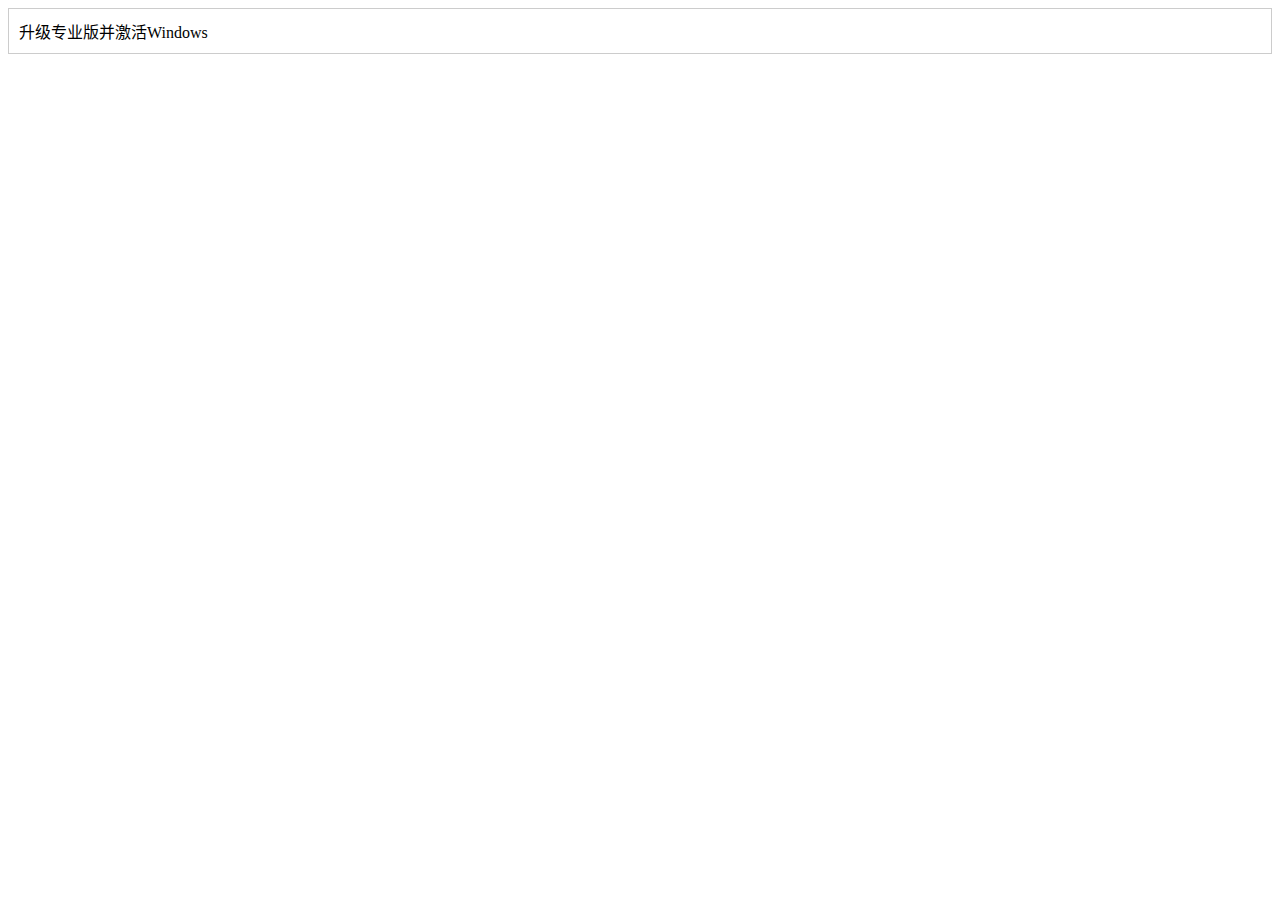
<file: teach/index.html>
<!doctype html>
<html lang="zh-CN">
<head>
    <meta charset="UTF-8">
    <meta name="viewport"
          content="width=device-width, user-scalable=no, initial-scale=1.0, maximum-scale=1.0, minimum-scale=1.0">
    <meta http-equiv="X-UA-Compatible" content="ie=edge">
    <title>教学</title>
    <link id="favicon" rel="icon" href="https://electrondz75.sbs/linkImage/Picture/headImage1v1.png">
    <style>
        .expandable {
            cursor: pointer;
            padding: 10px;
            border: 1px solid #ccc;
            user-select: none;
        }
        .expandable:hover {
            background-color: #f9f9f9;
        }
        .content {
            padding: 0 0 10px 20px;
            display: none;
        }
    </style>
</head>
<body>
    <div class="expandable">升级专业版并激活Windows</div>
    <div class="content">
        <p>文档教程：<a href="markdown/Windows/index.html" target="_blank">Markdown</a></p>
        <p>离线激活：<a href="https://pan.baidu.com/s/1GYR-Q6Iz97NAcR2imhokOQ?pwd=qwug" target="_blank">Download Zip</a></p>
    </div>
<!--    <div class="expandable">Extranet Social</div>-->
<!--    <div class="content">-->
<!--        <p></p>-->
<!--    </div>-->
<!--    <div class="expandable">Extranet Social</div>-->
<!--    <div class="content">-->
<!--        <p></p>-->
<!--    </div>-->
<!--    <div class="expandable">Extranet Social</div>-->
<!--    <div class="content">-->
<!--        <p></p>-->
<!--    </div>-->
</body>
<script>
    document.querySelectorAll('.expandable').forEach(item => {
        item.addEventListener('click', function(event) {
            let content = this.nextElementSibling;
            if (content.style.display === 'block') {
                content.style.display = 'none';
            } else {
                content.style.display = 'block';
            }
        });
    });

</script>
</html>
</file>
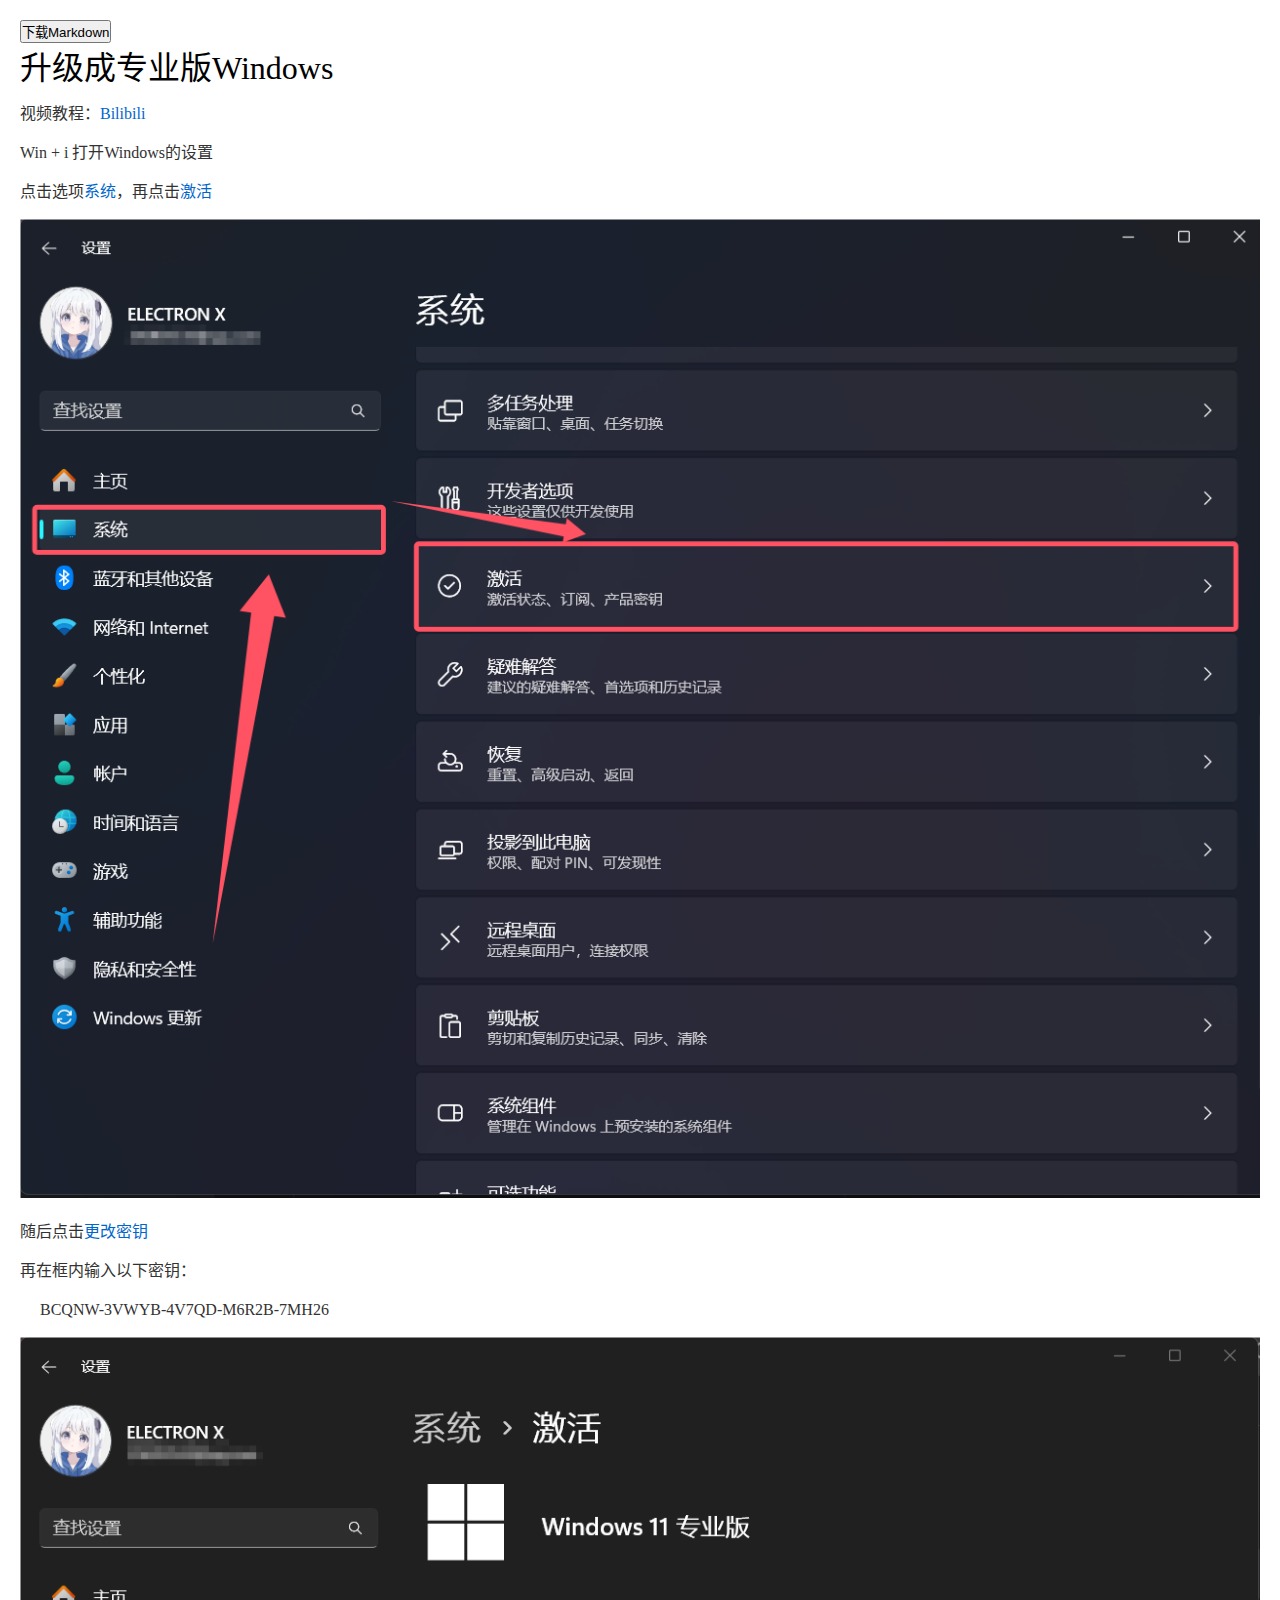
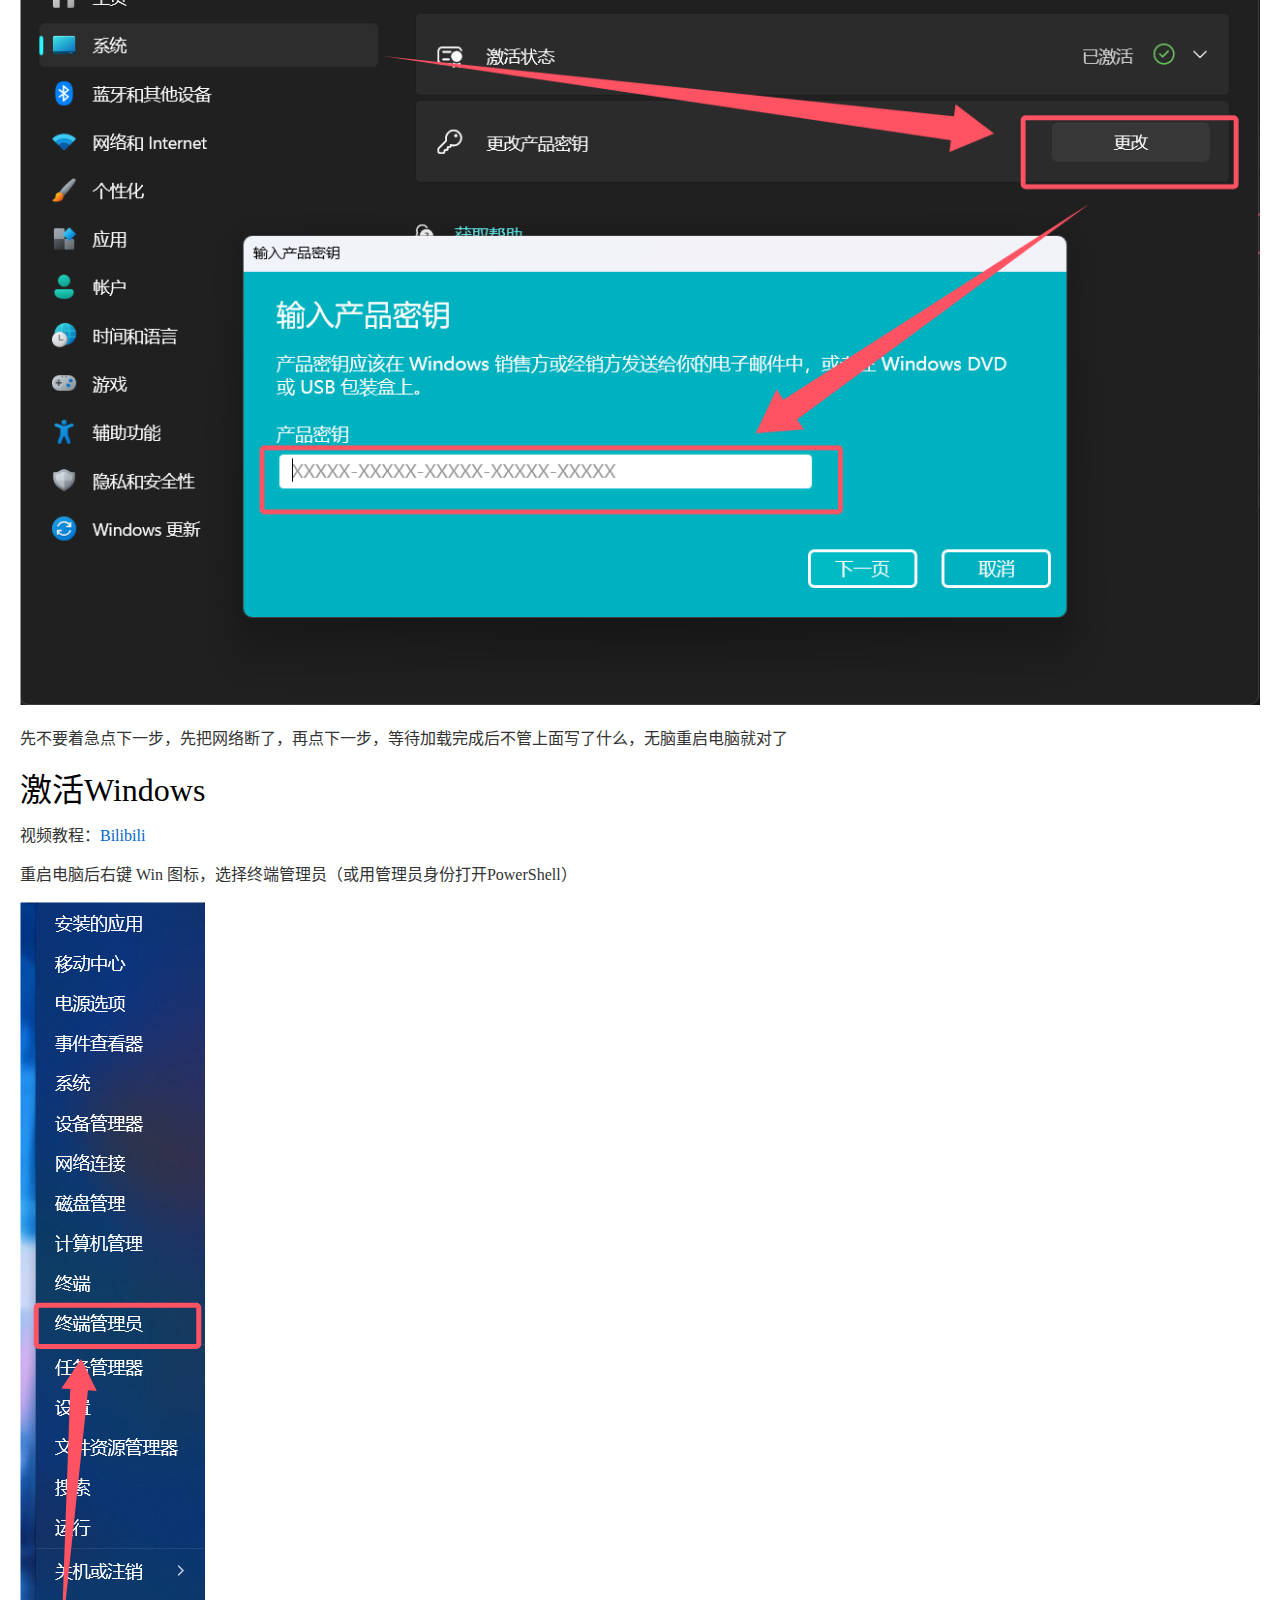
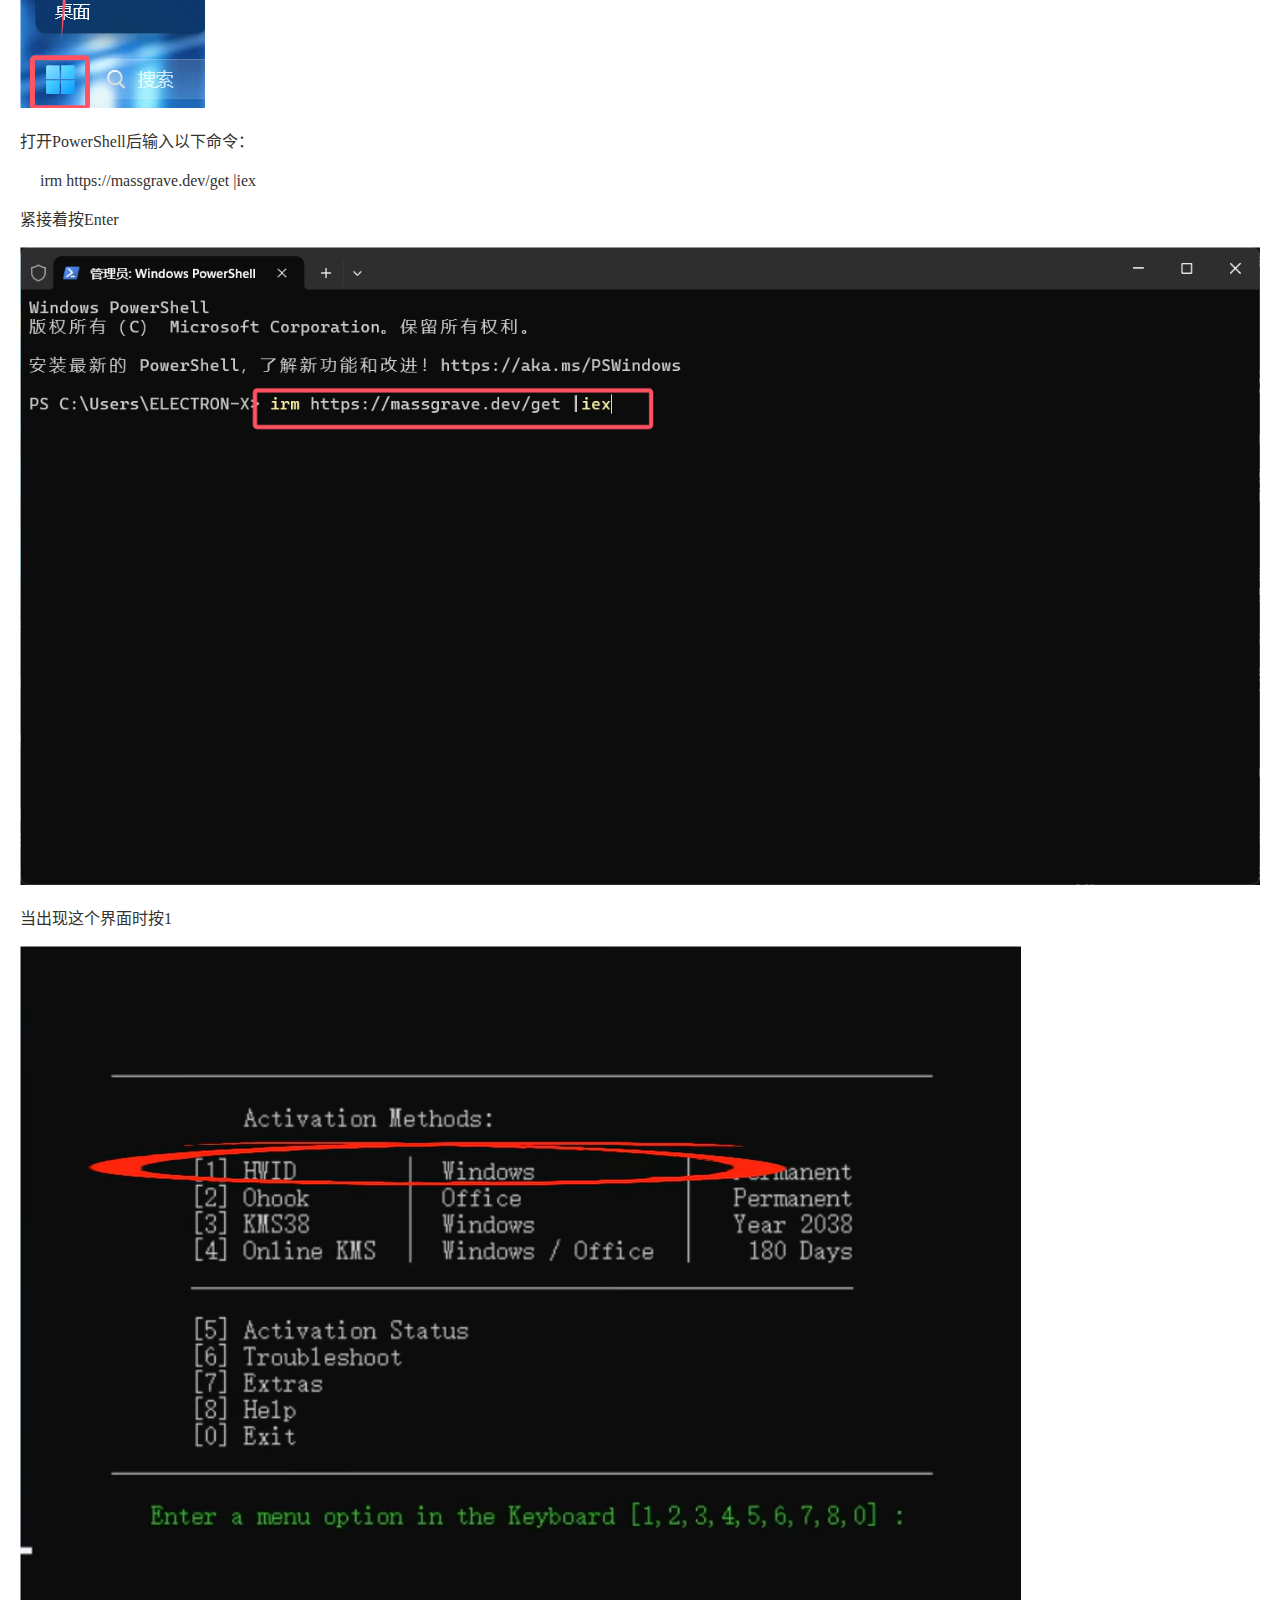
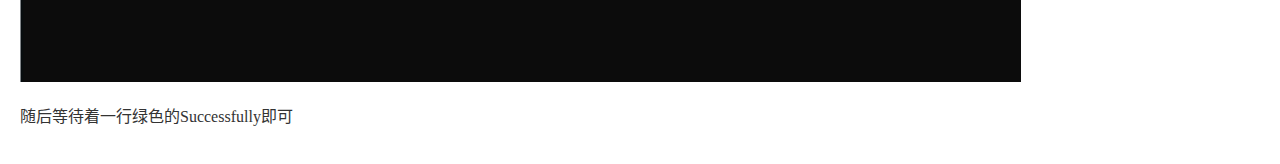
<file: teach/markdown/Windows/index.html>
<!doctype html>
<html lang="zh-CN">
<head>
    <meta charset="UTF-8">
    <meta name="viewport"
          content="width=device-width, user-scalable=no, initial-scale=1.0, maximum-scale=1.0, minimum-scale=1.0">
    <meta http-equiv="X-UA-Compatible" content="ie=edge">
    <title>Windows Teach</title>
    <link id="favicon" rel="icon" href="https://electrondz75.sbs/linkImage/Picture/headImage1v1.png">
    <link rel="stylesheet" href="/document.css">
</head>
<body>
    <button id="downloadBtn">下载Markdown</button>
    <script src="/ClickDownload.js"></script>

    <h1>升级成专业版Windows</h1>
    <p>视频教程：<a href="https://www.bilibili.com/video/BV1tt4y1d7Wg" target="_blank">Bilibili</a></p>
    <p>Win + i 打开Windows的设置</p>
    <p>点击选项<a href="#">系统</a>，再点击<a href="#">激活</a></p>
    <img src="/picture/Windows/windows1.png">
    <p>随后点击<a href="#">更改密钥</a></p>
    <p>再在框内输入以下密钥：</p>
    <ul>BCQNW-3VWYB-4V7QD-M6R2B-7MH26</ul>
    <img src="/picture/Windows/windows2.png">
    <p>先不要着急点下一步，先把网络断了，再点下一步，等待加载完成后不管上面写了什么，无脑重启电脑就对了</p>

    <h1>激活Windows</h1>
    <p>视频教程：<a href="https://www.bilibili.com/video/BV1D2421c7t9" target="_blank">Bilibili</a></p>
    <p>重启电脑后右键 Win 图标，选择终端管理员（或用管理员身份打开PowerShell）</p>
    <img src="/picture/Windows/windows3.png">
    <p>打开PowerShell后输入以下命令：</p>
    <ul>irm https://massgrave.dev/get |iex</ul>
    <p>紧接着按Enter</p>
    <img src="/picture/Windows/windows4.png">
    <p>当出现这个界面时按1</p>
    <img src="/picture/Windows/windows5.png">
    <p>随后等待着一行绿色的Successfully即可</p>
</body>
</html>
</file>
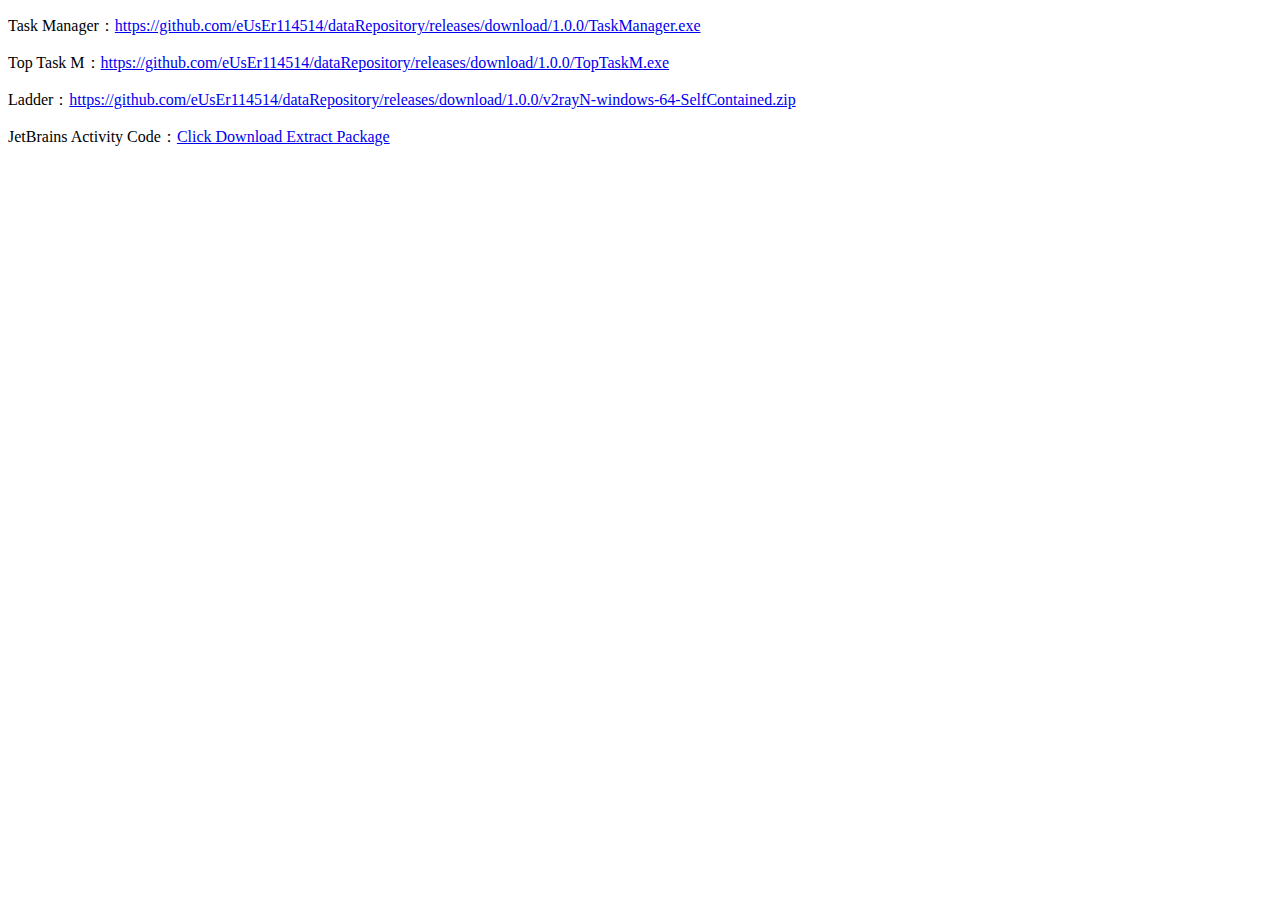
<file: data.html>
<!DOCTYPE html>
<html lang="en">
<head>
    <meta charset="UTF-8">
    <title>data</title>
</head>
<body>
    <p>Task Manager：<a href="https://github.com/eUsEr114514/dataRepository/releases/download/1.0.0/TaskManager.exe" target="_blank">https://github.com/eUsEr114514/dataRepository/releases/download/1.0.0/TaskManager.exe</a></p>
    <p>Top Task M：<a href="https://github.com/eUsEr114514/dataRepository/releases/download/1.0.0/TopTaskM.exe" target="_blank">https://github.com/eUsEr114514/dataRepository/releases/download/1.0.0/TopTaskM.exe</a></p>
    <p>Ladder：<a href="https://github.com/eUsEr114514/dataRepository/releases/download/1.0.0/v2rayN-windows-64-SelfContained.zip" target="_blank">https://github.com/eUsEr114514/dataRepository/releases/download/1.0.0/v2rayN-windows-64-SelfContained.zip</a></p>
    <p>JetBrains Activity Code：<a href="PrimaryData/JetbrainsAC.zip" target="_blank">Click Download Extract Package</a></p>
</body>
</html>
</file>
<file: document.css>
/* 基本重置 */
* {
    margin: 0;
    padding: 0;
    box-sizing: border-box;
}

body {
    font-family: 'Times New Roman', serif; /* 适合文档的字体 */
    font-size: 16px; /* 基本字体大小 */
    line-height: 1.5; /* 行高 */
    color: #333; /* 文字颜色 */
    background-color: #fff; /* 背景颜色 */
    padding: 20px; /* 页面内边距 */
}

/* 标题样式 */
h1, h2, h3, h4, h5, h6 {
    font-weight: normal; /* 标题不使用粗体 */
    color: #000; /* 标题颜色 */
    margin-bottom: 10px; /* 标题与内容的间距 */
}

h1 {
    font-size: 2em; /* 最大标题大小 */
}

h2 {
    font-size: 1.5em;
}

h3 {
    font-size: 1.17em;
}

/* 段落样式 */
p {
    margin-bottom: 15px; /* 段落之间的间距 */
    text-align: justify; /* 文本两端对齐 */
}

/* 列表样式 */
ul, ol {
    margin: 0 0 15px 20px; /* 列表外边距和内边距 */
    padding: 0; /* 列表内边距 */
}

li {
    margin-bottom: 5px; /* 列表项间距 */
}

/* 链接样式 */
a {
    color: #0066cc; /* 链接颜色 */
    text-decoration: none; /* 去除下划线 */
}

a:hover {
    text-decoration: underline; /* 鼠标悬停时添加下划线 */
}

/* 表格样式 */
table {
    width: 100%;
    border-collapse: collapse; /* 边框合并 */
    margin-bottom: 15px;
}

th, td {
    border: 1px solid #ddd; /* 单元格边框 */
    padding: 8px;
    text-align: left;
}

th {
    background-color: #f2f2f2; /* 表头背景色 */
}

/* 图片样式 */
img {
    max-width: 100%; /* 图片最大宽度 */
    height: auto; /* 保持图片比例 */
    margin-bottom: 15px; /* 图片与文字间距 */
}

/* 页脚样式 */
footer {
    font-size: 0.8em;
    color: #666;
    text-align: center;
    padding-top: 20px;
}

/* 打印样式 */
@media print {
    body {
        background-color: transparent; /* 打印时去除背景色 */
    }

    img {
        max-width: 100% !important; /* 确保图片在打印时不会超出页面宽度 */
    }

    /* 去除打印时不需要的元素 */
    header, nav, aside, footer {
        display: none;
    }
}
</file>
